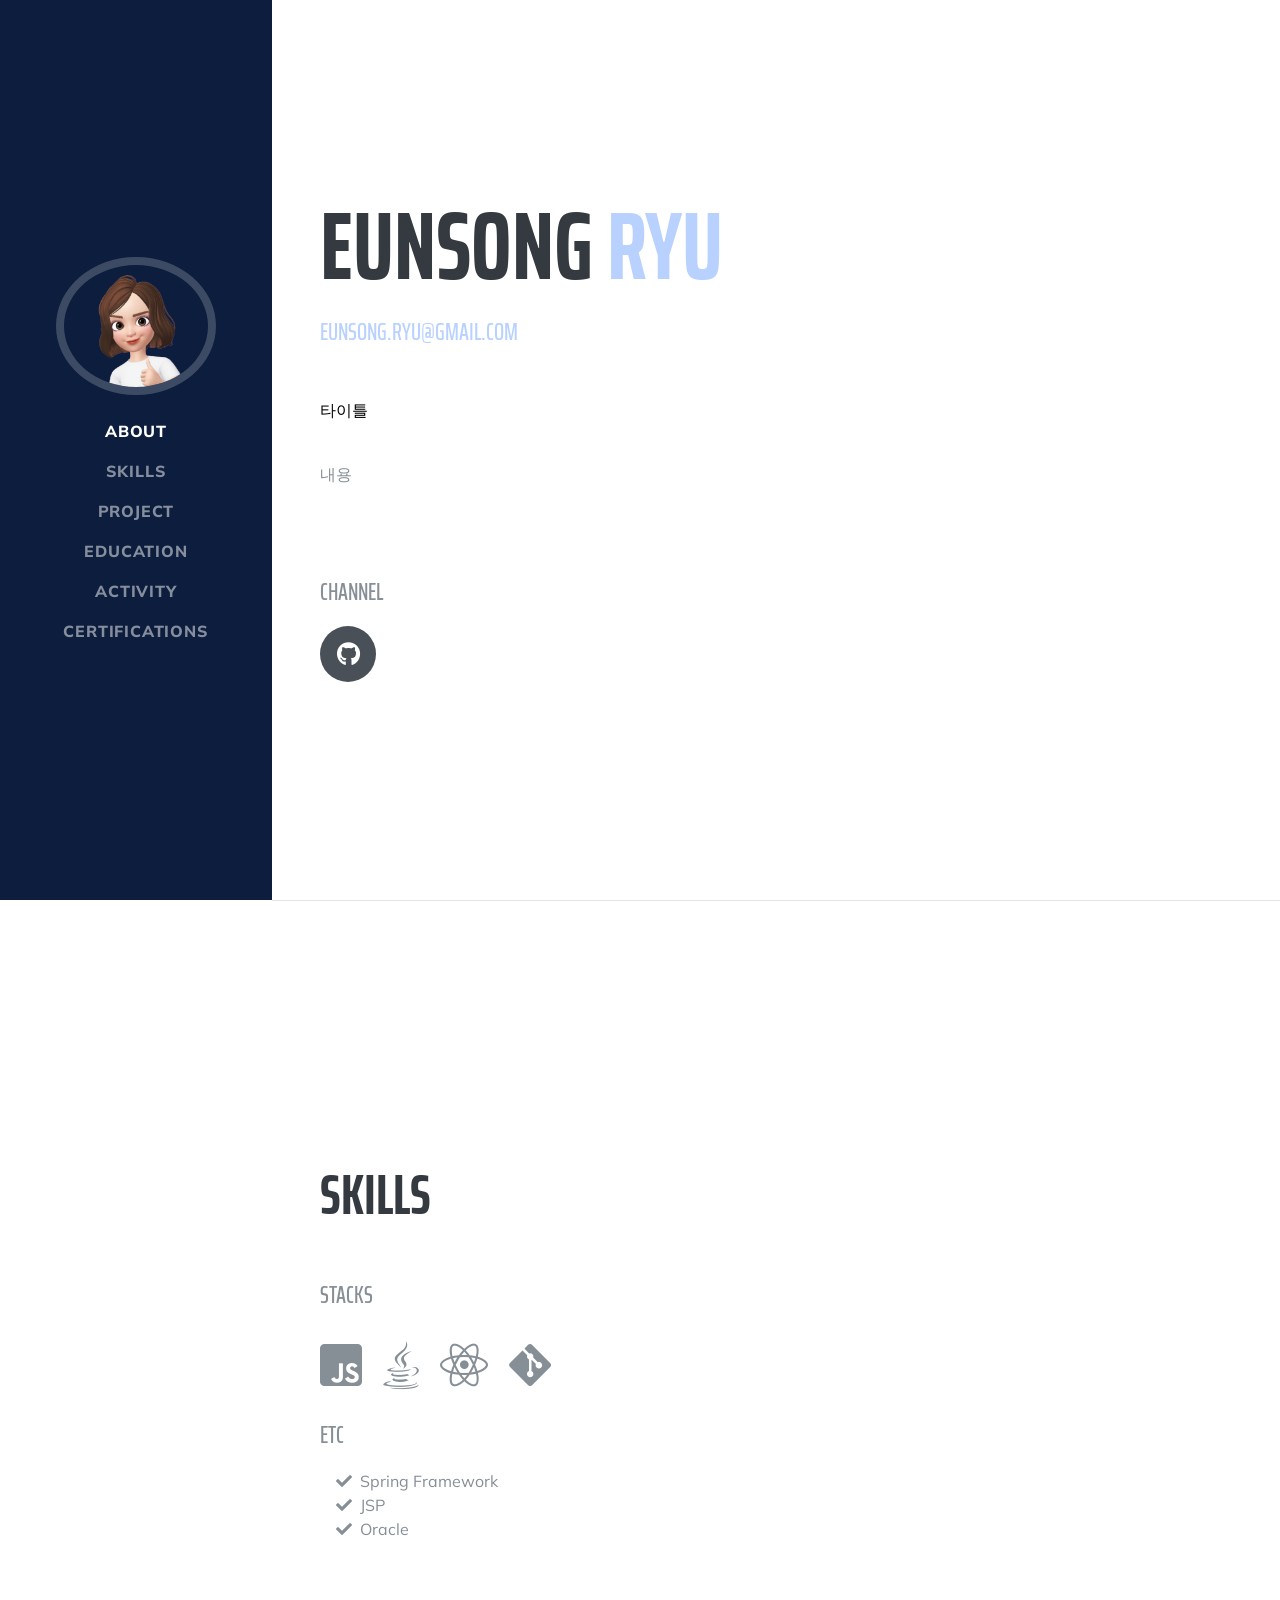
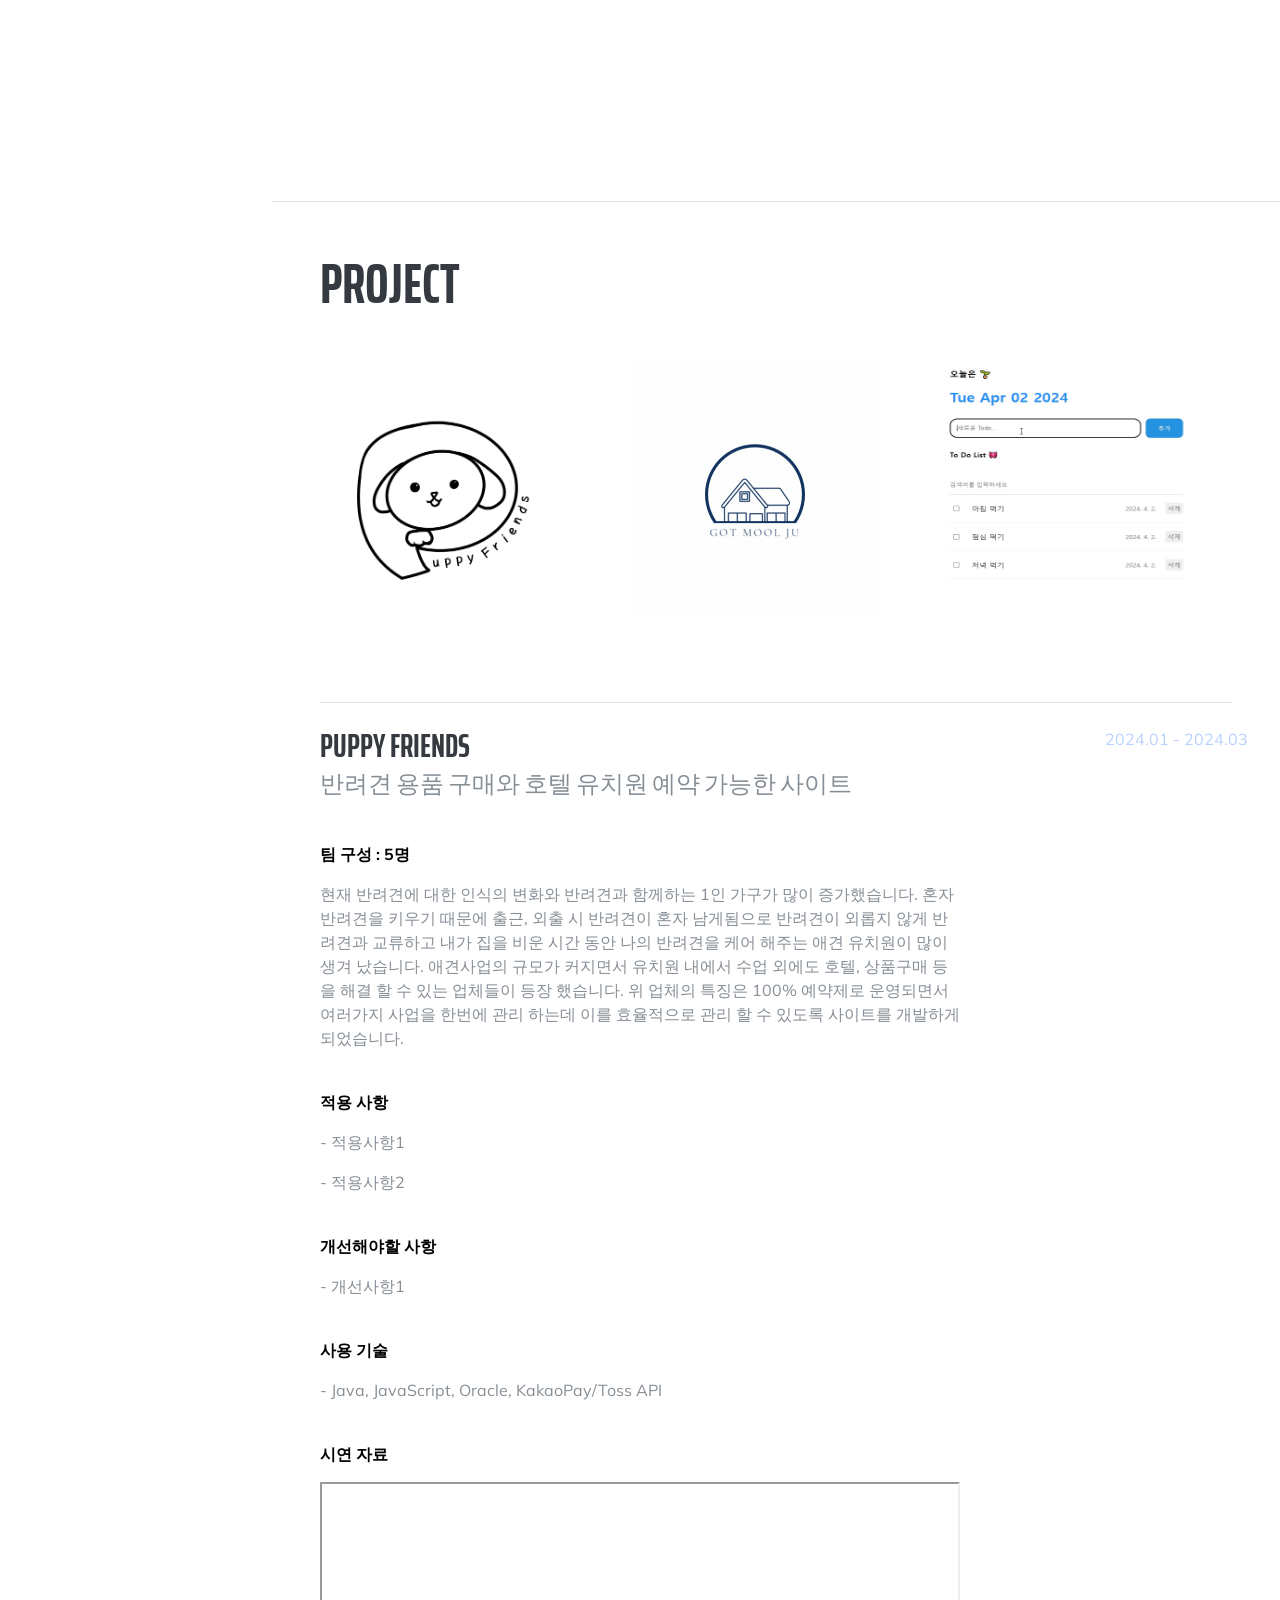
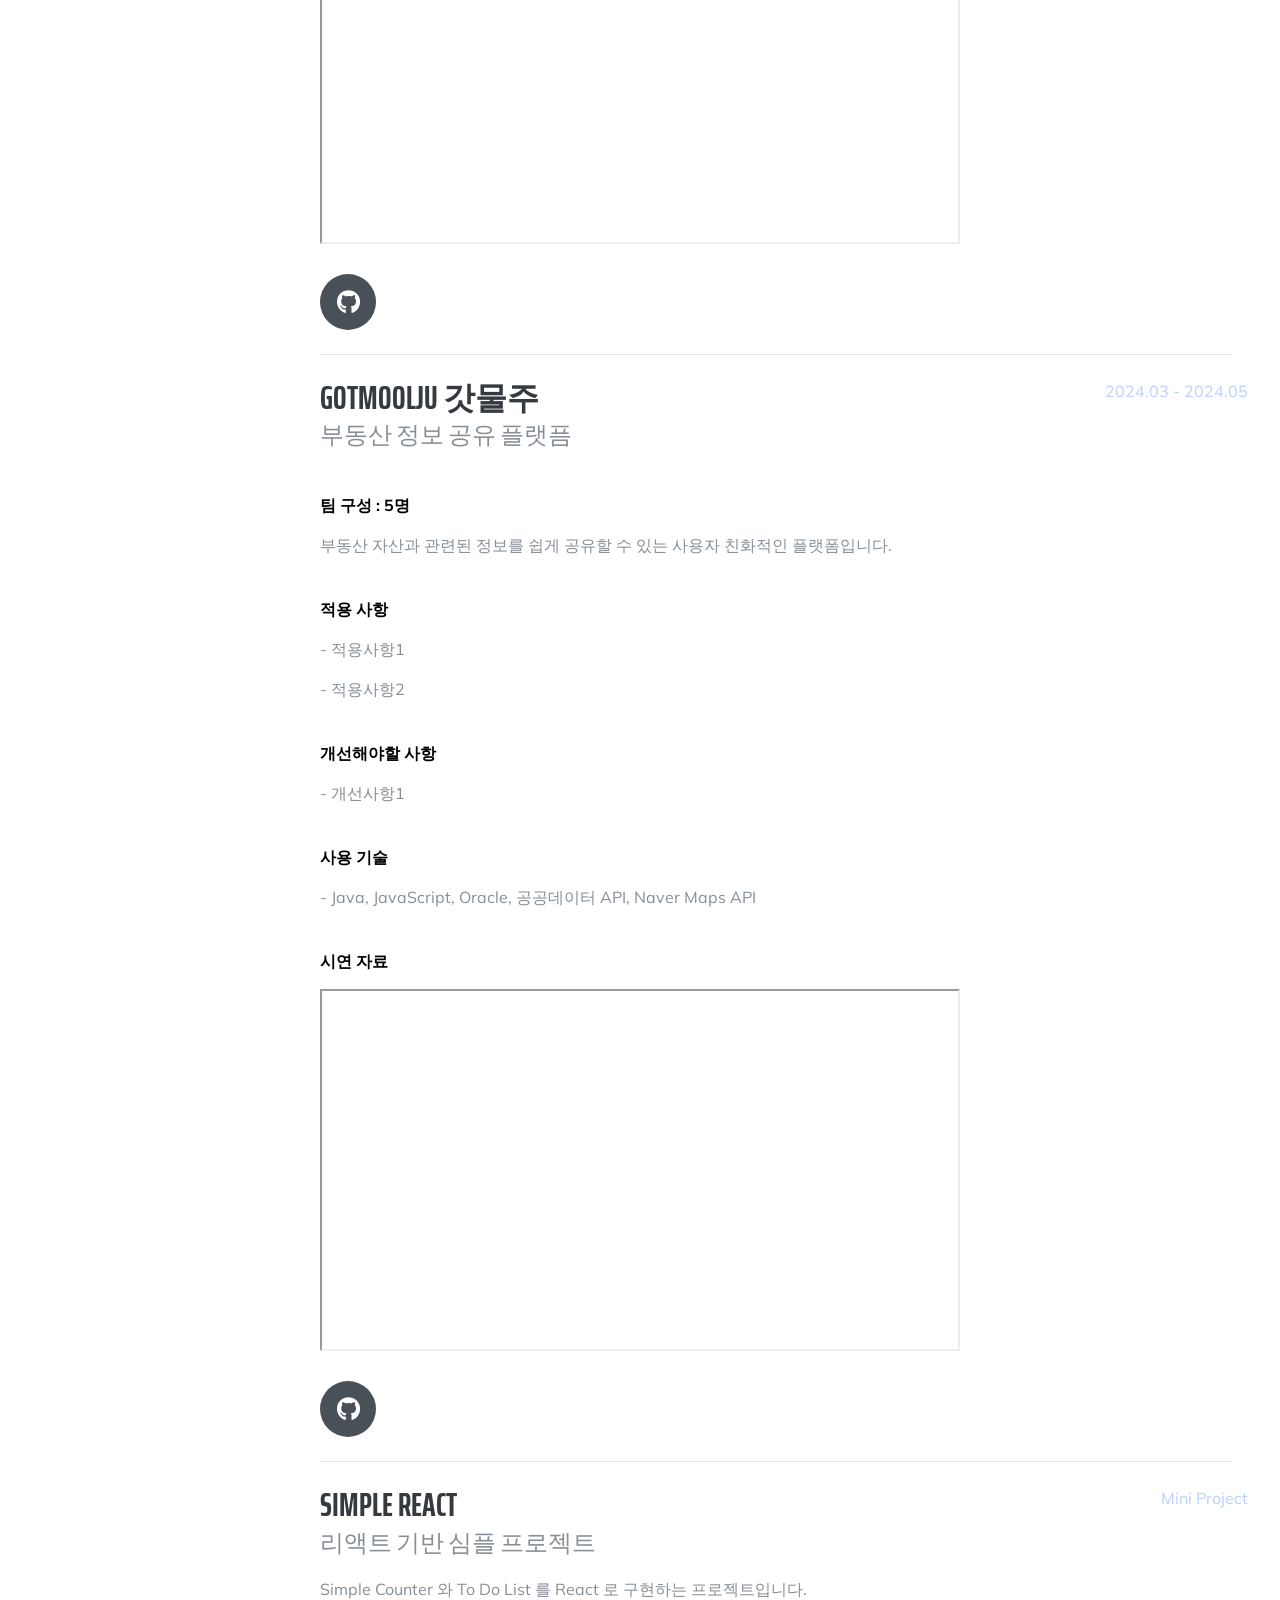
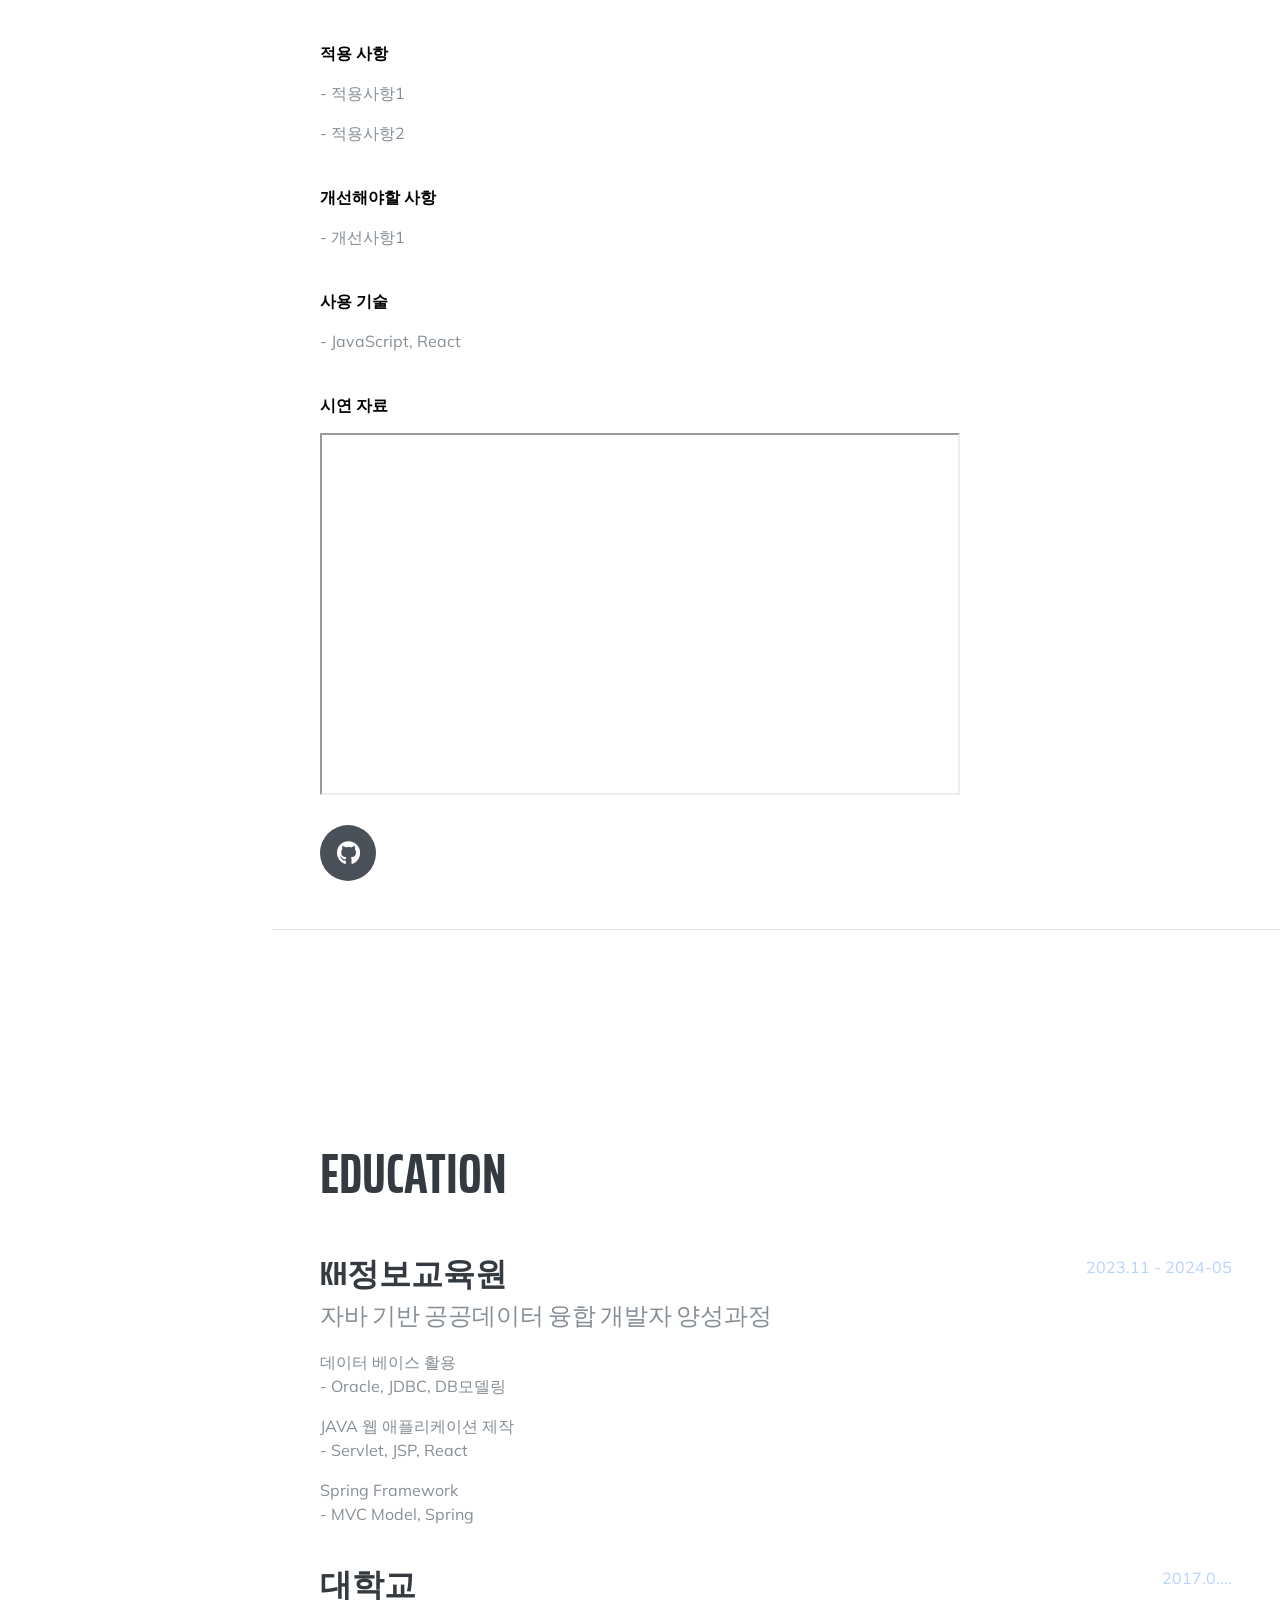
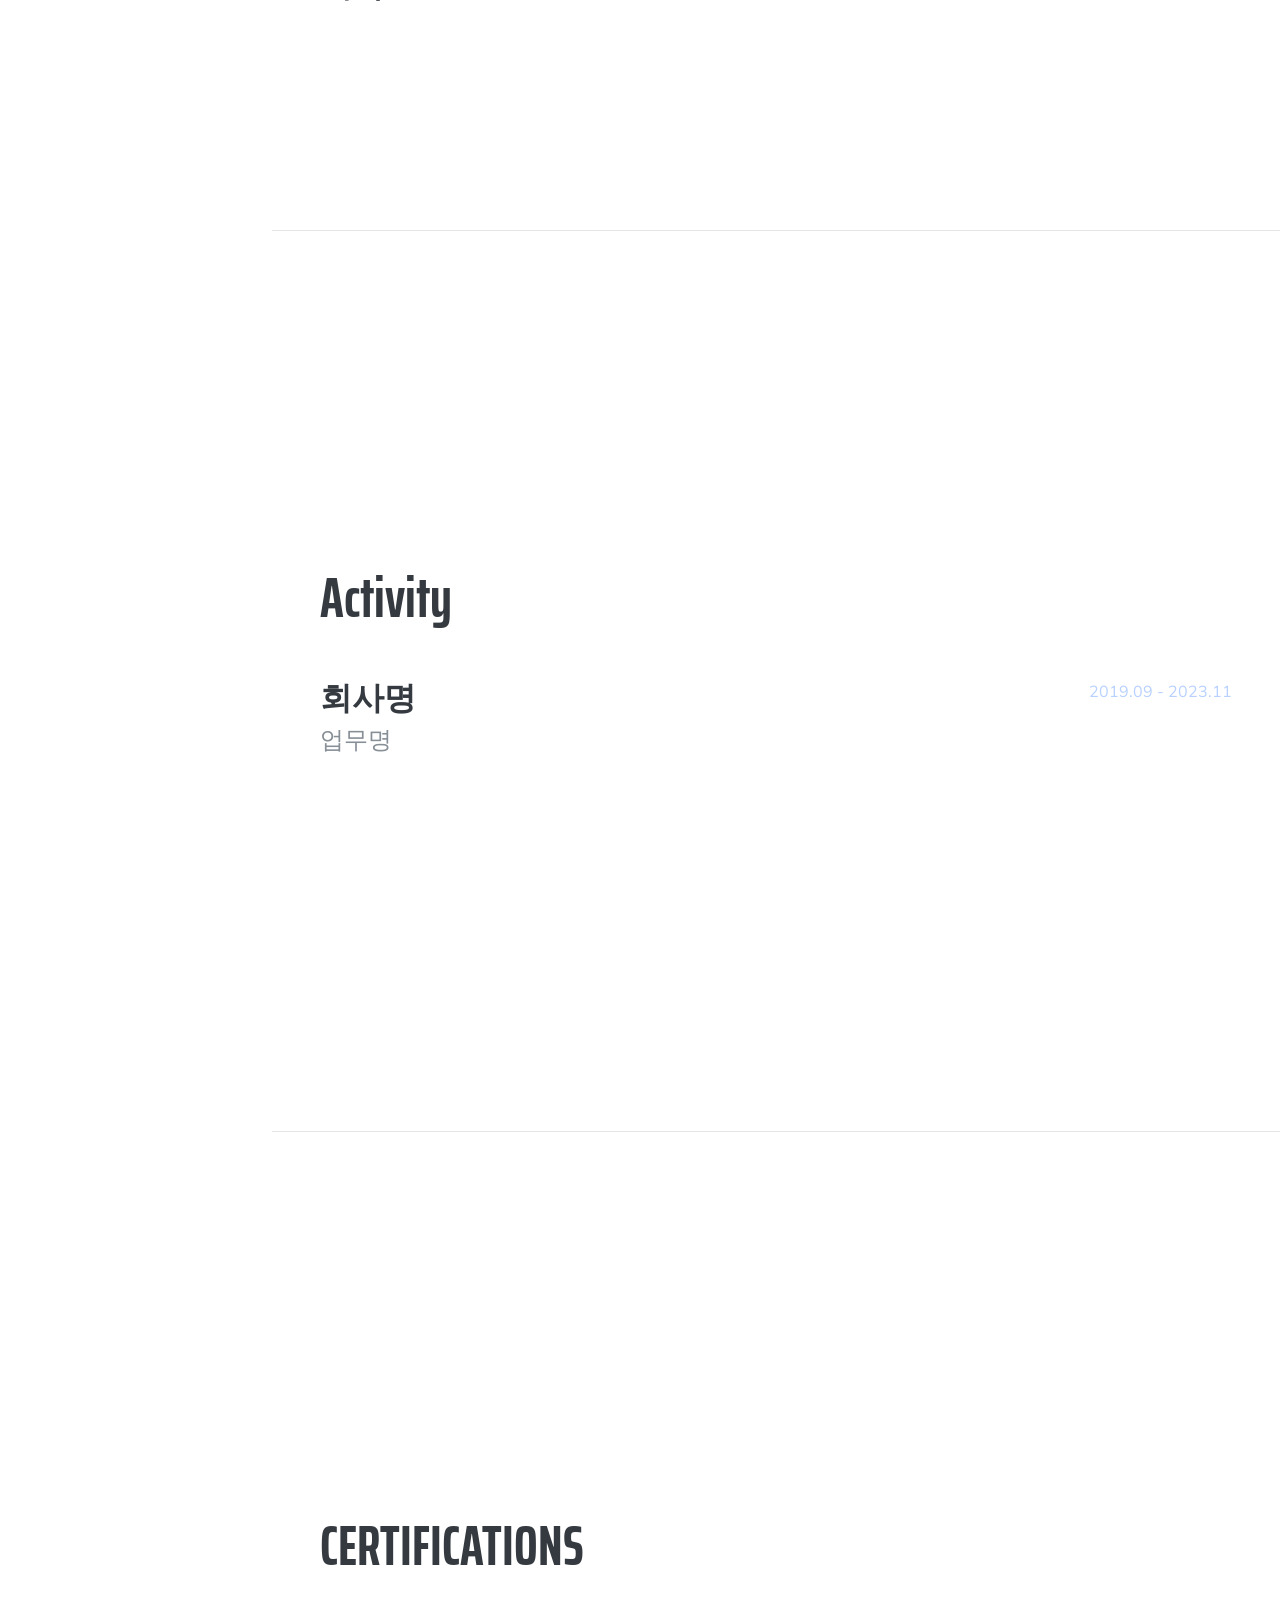
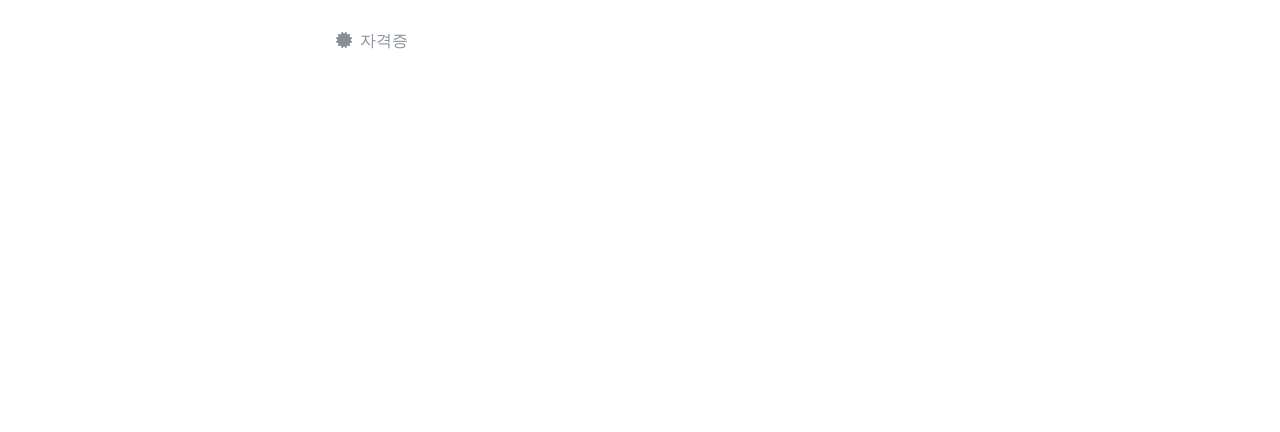
<file: index.html>
<!DOCTYPE html>
<html lang="en">

<head>

  <meta charset="utf-8">
  <meta name="viewport" content="width=device-width, initial-scale=1, shrink-to-fit=no">
  <meta name="description" content="">
  <meta name="author" content="">

  <title>eunsong's Homepage</title>

  <!-- Bootstrap core CSS -->
  <link href="vendor/bootstrap/css/bootstrap.min.css" rel="stylesheet">

  <!-- Custom fonts for this template -->
  <link href="https://fonts.googleapis.com/css?family=Saira+Extra+Condensed:500,700" rel="stylesheet">
  <link href="https://fonts.googleapis.com/css?family=Muli:400,400i,800,800i" rel="stylesheet">
  <link href="vendor/fontawesome-free/css/all.min.css" rel="stylesheet">

  <!-- Custom styles for this template -->
  <link href="css/resume.min.css" rel="stylesheet">

</head>

<body id="page-top">

  <nav class="navbar navbar-expand-lg navbar-dark fixed-top bg-primary" id="sideNav">
    <a class="navbar-brand js-scroll-trigger" href="#page-top">
      <span class="d-block d-lg-none">Eunsong Ryu</span>
      <span class="d-none d-lg-block">
        <img class="img-fluid img-profile rounded-circle mx-auto mb-2" src="img/profile.png" alt="">
      </span>
    </a>
    <button class="navbar-toggler" type="button" data-toggle="collapse" data-target="#navbarSupportedContent"
      aria-controls="navbarSupportedContent" aria-expanded="false" aria-label="Toggle navigation">
      <span class="navbar-toggler-icon"></span>
    </button>
    <div class="collapse navbar-collapse" id="navbarSupportedContent">
      <ul class="navbar-nav">
        <li class="nav-item">
          <a class="nav-link js-scroll-trigger" href="#about">About</a>
        </li>
        <li class="nav-item">
          <a class="nav-link js-scroll-trigger" href="#skills">Skills</a>
        </li>
        <li class="nav-item">
          <a class="nav-link js-scroll-trigger" href="#experience">Project</a>
        </li>
        <li class="nav-item">
          <a class="nav-link js-scroll-trigger" href="#education">Education</a>
        </li>
        <li class="nav-item">
          <a class="nav-link js-scroll-trigger" href="#interests">Activity</a>
        </li>
        <li class="nav-item">
          <a class="nav-link js-scroll-trigger" href="#certifications">Certifications</a>
        </li>
      </ul>
    </div>
  </nav>

  <div class="container-fluid p-0">

    <section class="resume-section p-3 p-lg-5 d-flex align-items-center" id="about">
      <div class="w-100">
        <h1 class="mb-0">eunsong
          <span class="text-primary">Ryu</span>
        </h1>
        <br />
        <div class="subheading mb-5">
          <a href="mailto:eunsong.ryu@gmail.com">eunsong.ryu@gmail.com</a>
        </div>
        <p class="lead mb-5">
        <p style="color: black;">타이틀</p>
        </p>
        <p>
          <br /> 내용
          <br />
          <br />
          <br />
          <br />
          <div class="subheading mb-3">Channel</div>
          <div class="social-icons">
            <a href="https://github.com/angKH2nd/GotMoolJu">
              <i class="fab fa-github"></i>
            </a>
          </div>
        </p>
      </div>
    </section>

    <hr class="m-0">
    <section class="resume-section p-3 p-lg-5 d-flex align-items-center" id="skills">
      <div class="w-100">
        <h2 class="mb-5">Skills</h2>

        <div class="subheading mb-3">Stacks</div>
        <ul class="list-inline dev-icons">
          <li class="list-inline-item">
            <i class="fab fa-js-square"></i>
          </li>
          <li class="list-inline-item">
            <i class="fab fa-java"></i>
          </li>
          <li class="list-inline-item">
            <i class="fab fa-react"></i>
          </li>
          <li class="list-inline-item">
            <i class="fab fa-brands fa-git-alt"></i>
          </li>
        </ul>

        <div class="subheading mb-3">ETC</div>
        <ul class="fa-ul mb-0">
          <li>
            <i class="fa-li fa fa-check"></i>
            Spring Framework
          </li>
          <li>
            <i class="fa-li fa fa-check"></i>
            JSP
          </li>
          <li>
            <i class="fa-li fa fa-check"></i>
            Oracle
          </li>
        </ul>

      </div>
    </section>

    <hr class="m-0">

    <section class="resume-section p-3 p-lg-5 d-flex justify-content-center" id="experience">
      <div class="w-100">
        <h2 class="mb-5">Project</h2>

        <div class="social-icons" style="margin-bottom: 200px;">
          <a class="js-scroll-trigger" href="#project1" style="margin-right: 250px;">
            <img width="250" height="250" src="img/project1.jpg">
          </a>
          <a class="js-scroll-trigger" href="#project2" style="margin-right: 250px;">
            <img width="250" height="250" src="img/project2.gif">
          </a>
          <a class="js-scroll-trigger" href="#project3">
            <img width="250" height="250" src="img/project3.gif">
          </a>
        </div>

        <hr class="m-0">
        <br />
        <div class="resume-item d-flex flex-column flex-md-row justify-content-between" id="project1">
            <div class="resume-content">
              <h3 class="mb-0">puppy friends</h3>
              <div class="subheading mb-3">반려견 용품 구매와 호텔 유치원 예약 가능한 사이트 </div>
              <p style="color: black; font-weight: bold;"><br />팀 구성 : 5명</p>
              <p>현재 반려견에 대한 인식의 변화와 반려견과 함께하는 1인 가구가 많이 증가했습니다. 혼자 반려견을 키우기 때문에 출근, 외출 시 반려견이 혼자 남게됨으로 반려견이 외롭지 않게 반려견과 교류하고 내가 집을 비운 시간 동안 나의 반려견을 케어 해주는 애견 유치원이 많이 생겨 났습니다. 애견사업의 규모가 커지면서 유치원 내에서 수업 외에도 호텔, 상품구매 등을 해결 할 수 있는 업체들이 등장 했습니다. 위 업체의 특징은 100% 예약제로 운영되면서 여러가지 사업을 한번에 관리 하는데 이를 효율적으로 관리 할 수 있도록 사이트를 개발하게 되었습니다.</p>
              <p style="color: black; font-weight: bold;"><br />적용 사항</p>
              <p>- 적용사항1</p>
              <p>- 적용사항2</p>
              <p style="color: black; font-weight: bold;"><br />개선해야할 사항</p>
              <p>- 개선사항1</p>
              <p style="color: black; font-weight: bold;"><br />사용 기술</p>
              <p>- Java, JavaScript, Oracle, KakaoPay/Toss API </p>
              <p style="color: black; font-weight: bold;"><br />시연 자료</p>
              <div>
                <iframe style="width: 50vw; height: 28.3vw;" allowfullscreen
                  src=""></iframe>
              </div>
              <br />
              <div class="social-icons">
                <a href="https://github.com/hijimin/puppyFriends">
                  <i class="fab fa-github"></i>
                </a>
              </div>
            </div>
            <div class="resume-date text-md-right">
              <span class="text-primary">2024.01 - 2024.03</span>
            </div>
        </div>
        <br />

        <hr class="m-0">
        <br />
        <div class="resume-item d-flex flex-column flex-md-row justify-content-between" id="project2">
          <div class="resume-content">
            <h3 class="mb-0">GOTMOOLJU 갓물주</h3>
            <div class="subheading mb-3">부동산 정보 공유 플랫픔</div>
            <p style="color: black; font-weight: bold;"><br />팀 구성 : 5명</p>
            <p>부동산 자산과 관련된 정보를 쉽게 공유할 수 있는 사용자 친화적인 플랫폼입니다.</p>
            <p style="color: black; font-weight: bold;"><br />적용 사항</p>
            <p>- 적용사항1</p>
            <p>- 적용사항2</p>
            <p style="color: black; font-weight: bold;"><br />개선해야할 사항</p>
            <p>- 개선사항1</p>
            <p style="color: black; font-weight: bold;"><br />사용 기술</p>
            <p>- Java, JavaScript, Oracle, 공공데이터 API, Naver Maps API </p>
            <p style="color: black; font-weight: bold;"><br />시연 자료</p>
            <div>
              <iframe style="width: 50vw; height: 28.3vw;" allowfullscreen
                src=""></iframe>
            </div>
            <br />
            <div class="social-icons">
              <a href="https://github.com/angKH2nd/GotMoolJu">
                <i class="fab fa-github"></i>
              </a>
            </div>
          </div>
          <div class="resume-date text-md-right">
            <span class="text-primary">2024.03 - 2024.05</span>
          </div>
        </div>
        <br />

        <hr class="m-0">
        <br />
        <div class="resume-item d-flex flex-column flex-md-row justify-content-between" id="project3">
          <div class="resume-content">
            <h3 class="mb-0">Simple React</h3>
            <div class="subheading mb-3">리액트 기반 심플 프로젝트</div>
            <p>Simple Counter 와 To Do List 를 React 로 구현하는 프로젝트입니다.</p>
            <p style="color: black; font-weight: bold;"><br />적용 사항</p>
            <p>- 적용사항1</p>
            <p>- 적용사항2</p>
            <p style="color: black; font-weight: bold;"><br />개선해야할 사항</p>
            <p>- 개선사항1</p>
            <p style="color: black; font-weight: bold;"><br />사용 기술</p>
            <p>- JavaScript, React </p>
            <p style="color: black; font-weight: bold;"><br />시연 자료</p>
            <div>
              <iframe style="width: 50vw; height: 28.3vw;" allowfullscreen
                src=""></iframe>
            </div>
            <br />
            <div class="social-icons">
              <a href="https://github.com/NanoKim/TIL/tree/main/React">
                <i class="fab fa-github"></i>
              </a>
            </div>
          </div>
          <div class="resume-date text-md-right">
            <span class="text-primary">Mini Project</span>
          </div>
        </div>

      </div>

    </section>

    <hr class="m-0">

    <section class="resume-section p-3 p-lg-5 d-flex align-items-center" id="education">
      <div class="w-100">
        <h2 class="mb-5">Education</h2>

        <div class="resume-item d-flex flex-column flex-md-row justify-content-between">
          <div class="resume-content">
            <h3 class="mb-1">KH정보교육원</h3>
            <div class="subheading mb-3">자바 기반 공공데이터 융합 개발자 양성과정</div>
            <div>데이터 베이스 활용
              <p>
                - Oracle, JDBC, DB모델링
              </p>
            </div>
            <div>JAVA 웹 애플리케이션 제작
              <p>
                - Servlet, JSP, React
              </p>
            </div>
            <div>Spring Framework
              <p>
                - MVC Model, Spring
              </p>
            </div>
          </div>
          <div class="resume-date text-md-right">
            <span class="text-primary">2023.11 - 2024-05</span>
          </div>
        </div>

        <br />

        <div class="resume-item d-flex flex-column flex-md-row justify-content-between">
          <div class="resume-content">
            <h3 class="mb-1">대학교</h3>
            <div class="subheading mb-3"></div>
          </div>
          <div class="resume-date text-md-right">
            <span class="text-primary">2017.0....</span>
          </div>
        </div>

      </div>
    </section>

    <hr class="m-0">



    <section class="resume-section p-3 p-lg-5 d-flex align-items-center" id="interests">
      <div class="w-100">
        <h2 class="mb-5" style="text-transform: none;">Activity</h2>
        <div class="resume-item d-flex flex-column flex-md-row justify-content-between">
          <div class="resume-content">
            <h3 class="mb-1">회사명</h3>
            <div class="subheading mb-3">업무명</div>
          </div>
          <div class="resume-date text-md-right">
            <span class="text-primary">2019.09 - 2023.11</span>
          </div>
        </div>

        <br />


    </section>

    <hr class="m-0">

    <section class="resume-section p-3 p-lg-5 d-flex align-items-center" id="certifications">
      <div class="w-100">
        <h2 class="mb-5">Certifications</h2>
        <ul class="fa-ul mb-0">
          <li>
            <i class="fa-li fa fa-solid fa-certificate"></i>
            자격증
          </li>
        </ul>
      </div>
    </section>

  </div>

  <!-- Bootstrap core JavaScript -->
  <script src="vendor/jquery/jquery.min.js"></script>
  <script src="vendor/bootstrap/js/bootstrap.bundle.min.js"></script>

  <!-- Plugin JavaScript -->
  <script src="vendor/jquery-easing/jquery.easing.min.js"></script>

  <!-- Custom scripts for this template -->
  <script src="js/resume.min.js"></script>

</body>

</html>
</file>
<file: css/resume.min.css>
/*!
 * Start Bootstrap - Resume v5.0.8 (https://startbootstrap.com/template-overviews/resume)
 * Copyright 2013-2020 Start Bootstrap
 * Licensed under MIT (https://github.com/BlackrockDigital/startbootstrap-resume/blob/master/LICENSE)
 */body{font-family:Muli,-apple-system,BlinkMacSystemFont,'Segoe UI',Roboto,'Helvetica Neue',Arial,sans-serif,'Apple Color Emoji','Segoe UI Emoji','Segoe UI Symbol','Noto Color Emoji';padding-top:54px;color:#868e96}@media (min-width:992px){body{padding-top:0;padding-left:17rem}}h1,h2,h3,h4,h5,h6{font-family:'Saira Extra Condensed',-apple-system,BlinkMacSystemFont,'Segoe UI',Roboto,'Helvetica Neue',Arial,sans-serif,'Apple Color Emoji','Segoe UI Emoji','Segoe UI Symbol','Noto Color Emoji';font-weight:700;text-transform:uppercase;color:#343a40}h1{font-size:6rem;line-height:5.5rem}h2{font-size:3.5rem}h3{font-size:2rem}p.lead{font-size:1.15rem;font-weight:400}.subheading{text-transform:uppercase;font-weight:500;font-family:'Saira Extra Condensed',-apple-system,BlinkMacSystemFont,'Segoe UI',Roboto,'Helvetica Neue',Arial,sans-serif,'Apple Color Emoji','Segoe UI Emoji','Segoe UI Symbol','Noto Color Emoji';font-size:1.5rem}.social-icons a{display:inline-block;height:3.5rem;width:3.5rem;background-color:#495057;color:#fff!important;border-radius:100%;text-align:center;font-size:1.5rem;line-height:3.5rem;margin-right:1rem}.social-icons a:last-child{margin-right:0}.social-icons a:hover{background-color:#0c1d3d}.dev-icons{font-size:3rem}.dev-icons .list-inline-item i:hover{color:#0c1d3d}#sideNav .navbar-nav .nav-item .nav-link{font-weight:800;letter-spacing:.05rem;text-transform:uppercase}#sideNav .navbar-toggler:focus{outline-color:#a9c4f5}@media (min-width:992px){#sideNav{text-align:center;position:fixed;top:0;left:0;display:flex;flex-direction:column;width:17rem;height:100vh}#sideNav .navbar-brand{display:flex;margin:auto auto 0;padding:.5rem}#sideNav .navbar-brand .img-profile{max-width:10rem;max-height:10rem;border:.5rem solid rgba(255,255,255,.2)}#sideNav .navbar-collapse{display:flex;align-items:flex-start;flex-grow:0;width:100%;margin-bottom:auto}#sideNav .navbar-collapse .navbar-nav{flex-direction:column;width:100%}#sideNav .navbar-collapse .navbar-nav .nav-item{display:block}#sideNav .navbar-collapse .navbar-nav .nav-item .nav-link{display:block}}section.resume-section{padding-top:5rem!important;padding-bottom:5rem!important;max-width:75rem}section.resume-section .resume-item .resume-date{min-width:none}@media (min-width:768px){section.resume-section{min-height:100vh}section.resume-section .resume-item .resume-date{min-width:18rem}}@media (min-width:992px){section.resume-section{padding-top:3rem!important;padding-bottom:3rem!important}}.bg-primary{background-color:#0c1d3d!important}.text-primary{color:rgb(184, 209, 255)!important}a{color:rgb(184, 209, 255)}a:active,a:focus,a:hover{color:rgb(184, 209, 255)}
</file>
